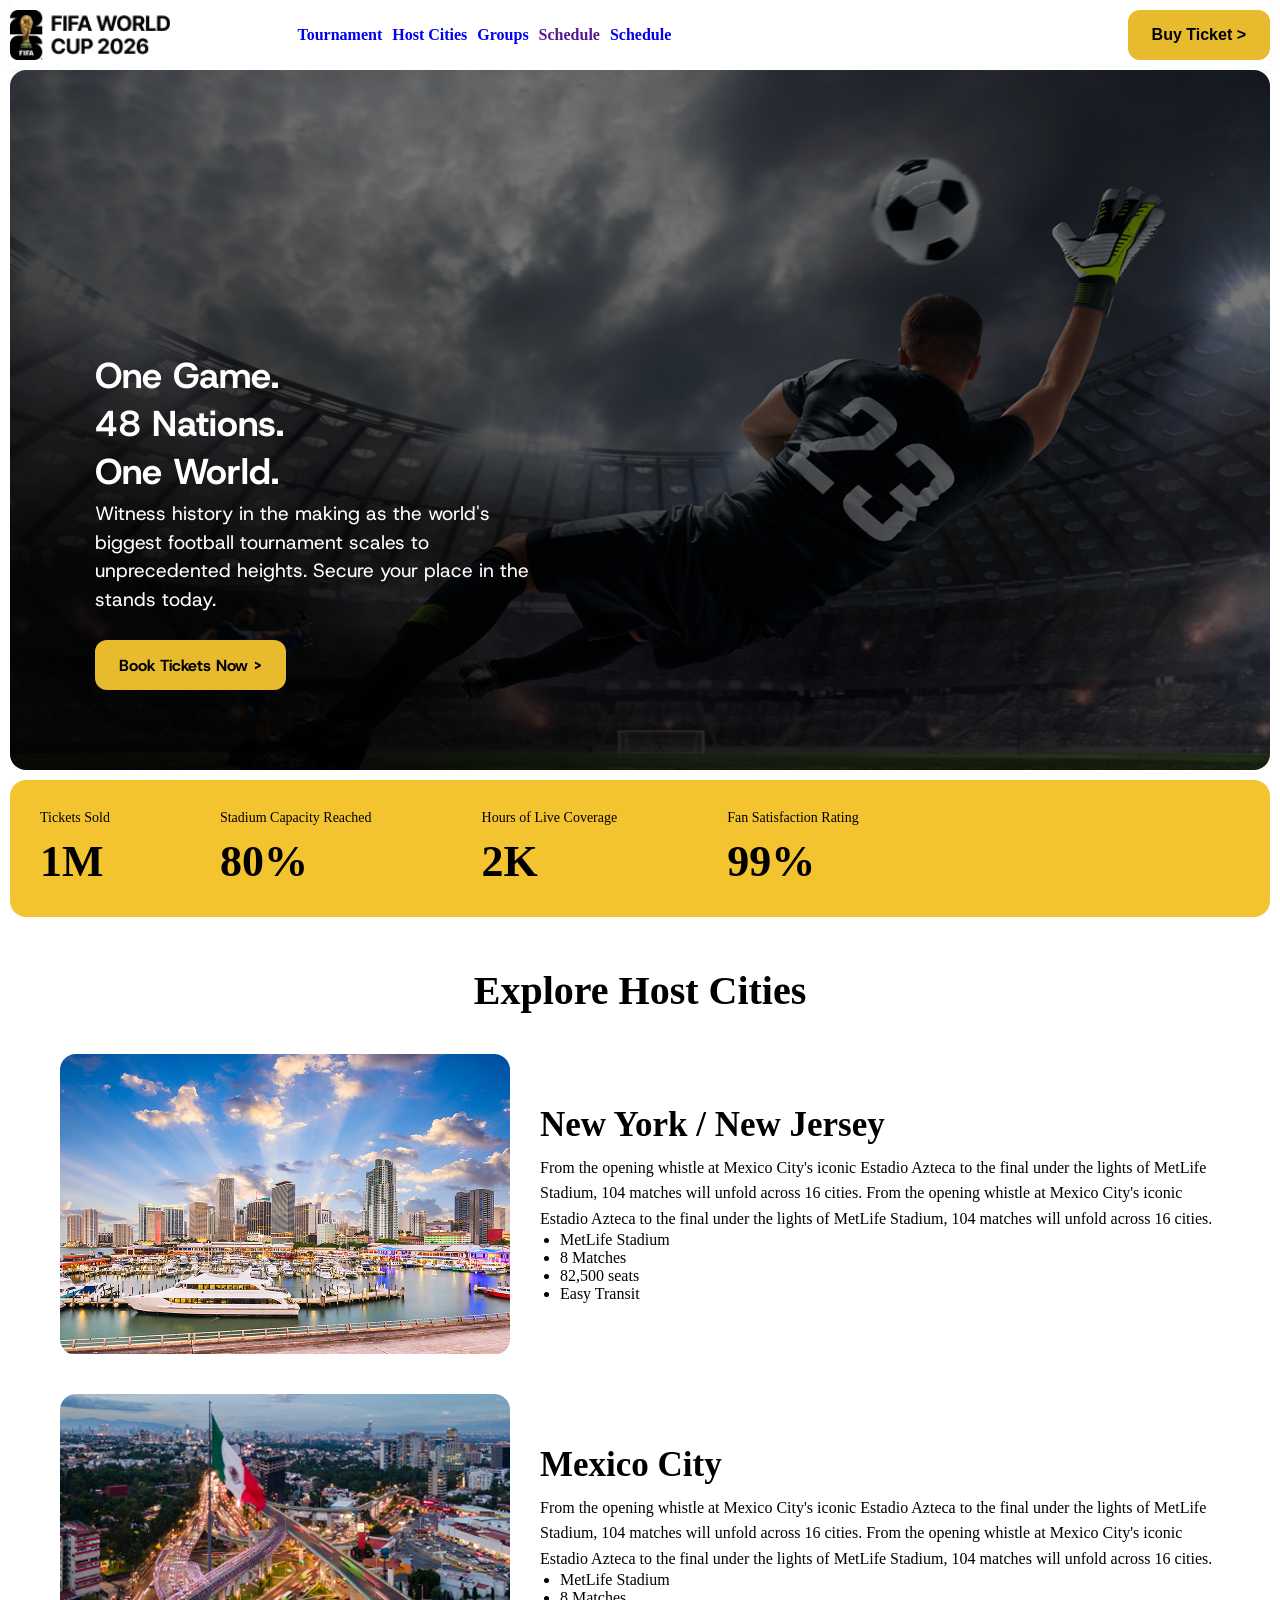
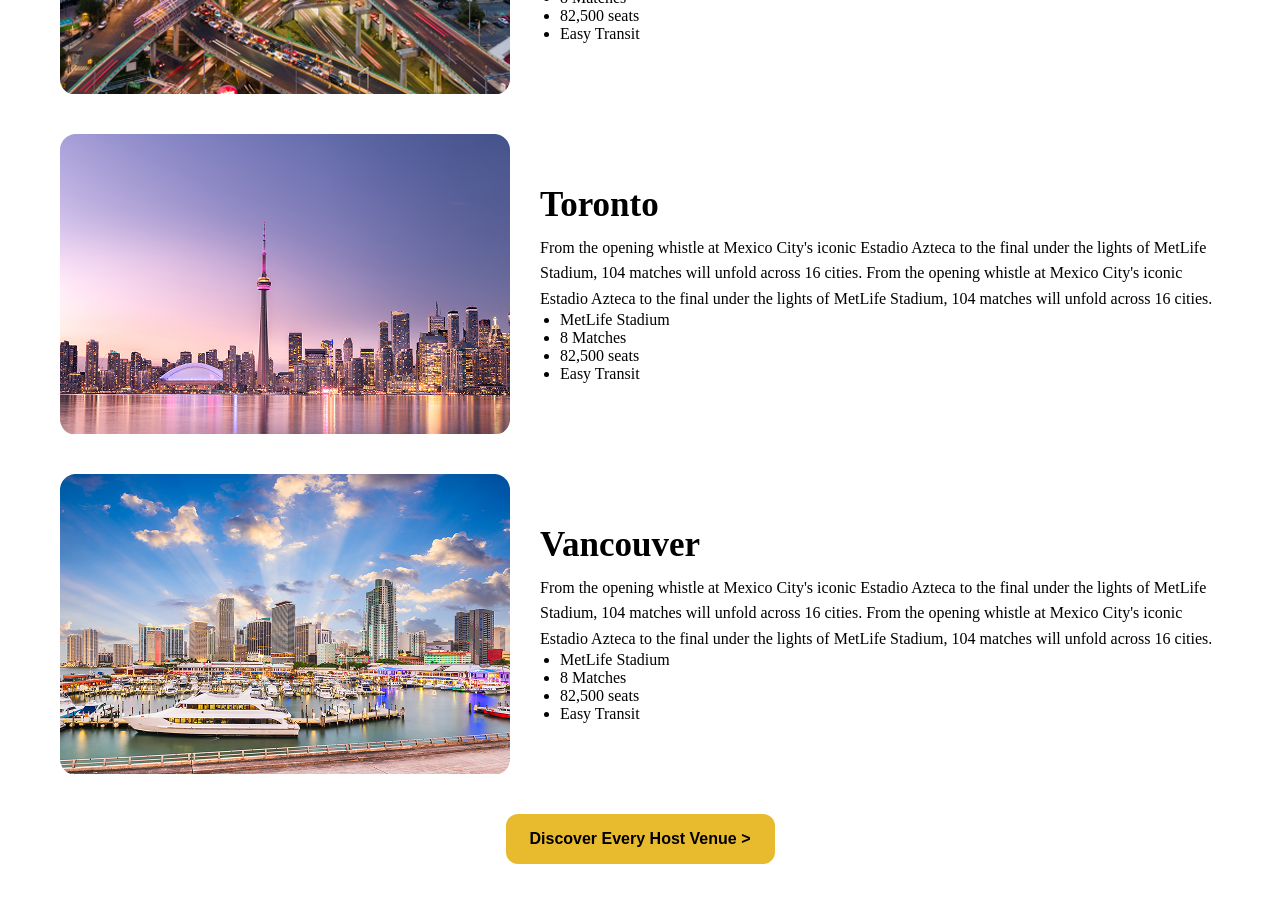
<file: index.html>
<!DOCTYPE html>
<html lang="en">

<head>
    <meta charset="UTF-8">
    <meta name="viewport" content="width=device-width, initial-scale=1.0">
    <title>FIFA World Cup Ticket</title>

    <!-- Google Font  -->
    <link rel="preconnect" href="https://fonts.googleapis.com">
    <link rel="preconnect" href="https://fonts.gstatic.com" crossorigin>
    <link
        href="https://fonts.googleapis.com/css2?family=Inter:ital,opsz,wght@0,14..32,100..900;1,14..32,100..900&family=Open+Sans:ital,wght@0,300..800;1,300..800&family=Oswald:wght@200..700&family=Roboto+Condensed:ital,wght@0,100..900;1,100..900&family=Roboto:ital,wght@0,100..900;1,100..900&display=swap"
        rel="stylesheet">
    <link rel="preconnect" href="https://fonts.googleapis.com">
    <link rel="preconnect" href="https://fonts.gstatic.com" crossorigin>
    <link
        href="https://fonts.googleapis.com/css2?family=Host+Grotesk:ital,wght@0,300..800;1,300..800&family=Inter:ital,opsz,wght@0,14..32,100..900;1,14..32,100..900&family=Open+Sans:ital,wght@0,300..800;1,300..800&family=Oswald:wght@200..700&family=Roboto+Condensed:ital,wght@0,100..900;1,100..900&family=Roboto:ital,wght@0,100..900;1,100..900&display=swap"
        rel="stylesheet">


    <link rel="stylesheet" href="./style.css">
</head>

<body>

    <header>
        <nav class="navbar">
            <img src="./Images/FIFA_nav_logo.png" alt="">
            <ul class="nav-link">
                <li><a href="#">Tournament</a> </li>
                <li> <a href="#">Host Cities</a> </li>
                <li><a href="#">Groups</a> </li>
                <li> <a href="">Schedule</a></li>
                <li> <a href="#">Schedule</a> </li>
                </li>
            </ul>
            <button class="common-btn">Buy Ticket ></button>
        </nav>
    </header>

    <main>

        <!-- this is the banner -->
        <section class="banner">
            <div class="banner-con">
                <div class="heading-tag">
                    <h1>One Game.</h1>
                    <h1>48 Nations.</h1>
                    <h1>One World.</h1>
                </div>
                <p>
                    Witness history in the making as the world's biggest football tournament
                    scales to unprecedented heights. Secure your place in the stands today.
                </p>
                <button class="common-btn">Book Tickets Now ></button>
            </div>
        </section>

        <!-- Details   -->
        <section class="details">
            <div class="details-info">
                <p>Tickets Sold</p>
                <h1>1M</h1>
            </div>
            <div class="details-info">
                <p>Stadium Capacity Reached</p>
                <h1>80%</h1>
            </div>
            <div class="details-info">
                <p>Hours of Live Coverage</p>
                <h1>2K</h1>
            </div>
            <div class="details-info">
                <p>Fan Satisfaction Rating</p>
                <h1>99%</h1>
            </div>
        </section>


        <!-- Host Cities -->
        <section class="host">
            <h1>Explore Host Cities</h1>

            <div class="cities">
                <img src="./Images/New_York.png" alt="New York">
                <div class="city-info">
                    <h2>New York / New Jersey</h2>
                    <p>From the opening whistle at Mexico City's iconic Estadio Azteca to the final under the lights of
                        MetLife Stadium, 104 matches will unfold across 16 cities. From the opening whistle at Mexico
                        City's iconic Estadio Azteca to the final under the lights of MetLife Stadium, 104 matches will
                        unfold across 16 cities.
                    </p>
                    <ul>
                        <li>MetLife Stadium</li>
                        <li>8 Matches</li>
                        <li>82,500 seats</li>
                        <li>Easy Transit</li>
                    </ul>
                </div>
            </div>

            <div class="cities">
                <img src="./Images/Mexico.png" alt="New York">
                <div class="city-info">
                    <h2>Mexico City</h2>
                    <p>From the opening whistle at Mexico City's iconic Estadio Azteca to the final under the lights of
                        MetLife Stadium, 104 matches will unfold across 16 cities. From the opening whistle at Mexico
                        City's iconic Estadio Azteca to the final under the lights of MetLife Stadium, 104 matches will
                        unfold across 16 cities.
                    </p>
                    <ul>
                        <li>MetLife Stadium</li>
                        <li>8 Matches</li>
                        <li>82,500 seats</li>
                        <li>Easy Transit</li>
                    </ul>
                </div>
            </div>

            <div class="cities">
                <img src="./Images/toronto.png" alt="New York">
                <div class="city-info">
                    <h2>Toronto</h2>
                    <p>From the opening whistle at Mexico City's iconic Estadio Azteca to the final under the lights of
                        MetLife Stadium, 104 matches will unfold across 16 cities. From the opening whistle at Mexico
                        City's iconic Estadio Azteca to the final under the lights of MetLife Stadium, 104 matches will
                        unfold across 16 cities.
                    </p>
                    <ul>
                        <li>MetLife Stadium</li>
                        <li>8 Matches</li>
                        <li>82,500 seats</li>
                        <li>Easy Transit</li>
                    </ul>
                </div>
            </div>

            <div class="cities">
                <img src="./Images/Vancouver.png" alt="New York">
                <div class="city-info">
                    <h2>Vancouver</h2>
                    <p>From the opening whistle at Mexico City's iconic Estadio Azteca to the final under the lights of
                        MetLife Stadium, 104 matches will unfold across 16 cities. From the opening whistle at Mexico
                        City's iconic Estadio Azteca to the final under the lights of MetLife Stadium, 104 matches will
                        unfold across 16 cities.
                    </p>
                    <ul>
                        <li>MetLife Stadium</li>
                        <li>8 Matches</li>
                        <li>82,500 seats</li>
                        <li>Easy Transit</li>
                    </ul>
                </div>
            </div>



            <button class="common-btn">Discover Every Host Venue ></button>

        </section>


    </main>



</body>

</html>
</file>
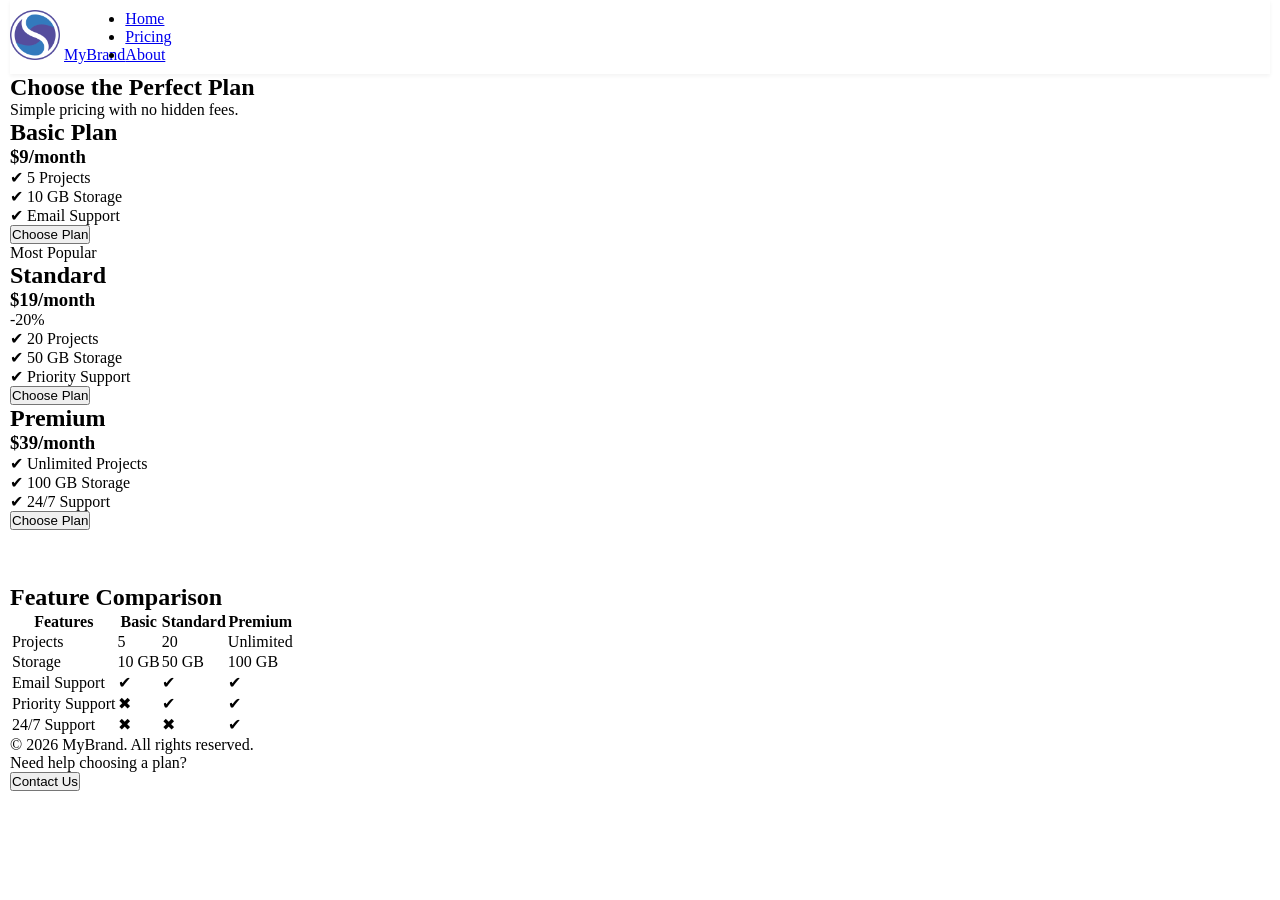
<file: index4.html>
<!DOCTYPE html>
<html lang="en">

<head>
    <meta charset="UTF-8">
    <meta name="viewport" content="width=device-width, initial-scale=1.0">
    <title>Pricing Page</title>

    <!-- Link CSS -->
    <link rel="stylesheet" href="style.css">
</head>

<body>

    <!-- Navbar -->
    <nav class="navbar">
        <!-- Logo -->
        <div class="logo">
            <img src="Images1/myBrand.png" alt="Mylogo">
            <a href="index4.html">MyBrand</a>
        </div>

        <!-- Navigation Links -->
        <ul class="nav-links">
            <li><a href="#">Home</a></li>
            <li><a href="#">Pricing</a></li>
            <li><a href="#">About</a></li>
            <!-- <li><a href="#">Contact</a></li> -->
        </ul>
    </nav>

    <!-- Hero Section -->
    <main class="main-container">
        <section class="hero">
            <h1>Choose the Perfect Plan</h1>
            <p>Simple pricing with no hidden fees.</p>
        </section>

        <!-- Pricing Section -->
        <section class="pricing">
            <!-- Card 1 -->
            <div class="card">
                <h2>Basic Plan</h2>
                <h3>$9/month</h3>
                <ul>
                    <li>✔ 5 Projects</li>
                    <li>✔ 10 GB Storage</li>
                    <li>✔ Email Support</li>
                </ul>
                <button class="btn">
                    Choose Plan
                </button>
            </div>

            <!-- Card 2 -->
            <div class="card card2">
                <span class="badge">Most Popular</span>
                <h2>Standard</h2>
                <h3>$19/month</h3>
                <span class="discount">-20%</span>

                <ul>
                    <li>✔ 20 Projects</li>
                    <li>✔ 50 GB Storage</li>
                    <li>✔ Priority Support</li>
                </ul>
                <button class="btn">
                    Choose Plan
                </button>
            </div>

            <!-- Card 3 -->
            <div class="card">
                <h2>Premium</h2>
                <h3>$39/month</h3>
                <ul>
                    <li>✔ Unlimited Projects</li>
                    <li>✔ 100 GB Storage</li>
                    <li>✔ 24/7 Support</li>
                </ul>
                <button class="btn">
                    Choose Plan
                </button>
            </div>




        </section>


        <br> <br> <br>
        <!-- Feature Comparison Table -->
        <section class="comparison">
            <h2>Feature Comparison</h2>
            <table>
                <thead>
                    <tr>
                        <th>Features</th>
                        <th>Basic</th>
                        <th>Standard</th>
                        <th>Premium</th>
                    </tr>
                </thead>

                <tbody>
                    <tr>
                        <td>Projects</td>
                        <td>5</td>
                        <td>20</td>
                        <td>Unlimited</td>
                    </tr>

                    <tr>
                        <td>Storage</td>
                        <td>10 GB</td>
                        <td>50 GB</td>
                        <td>100 GB</td>
                    </tr>

                    <tr>
                        <td>Email Support</td>
                        <td>✔</td>
                        <td>✔</td>
                        <td>✔</td>
                    </tr>

                    <tr>
                        <td>Priority Support</td>
                        <td>✖</td>
                        <td>✔</td>
                        <td>✔</td>
                    </tr>

                    <tr>
                        <td>24/7 Support</td>
                        <td>✖</td>
                        <td>✖</td>
                        <td>✔</td>
                    </tr>
                </tbody>
            </table>
        </section>

    </main>


    <!-- Footer -->
    <footer class="footer">
        <p>&copy; 2026 MyBrand. All rights reserved.</p>
    </footer>

    <!-- Sticky Contact Bar -->
    <div class="contact-bar">
        <p>Need help choosing a plan?</p>
        <button class="contact-btn">Contact Us</button>
    </div>




</body>

</html>
</file>
<file: style.css>
* {
  padding: 0;
  margin: 0;
  box-sizing: border-box;
}

body {
  /* font-family: "Open Sans", sans-serif; */
  width: 100%;
  padding: 0 10px;
}

.navbar {
  padding: 10px 0;
  display: flex;
  /* justify-content: space-between; */
  align-items: center;
  box-shadow: 0 2px 4px rgba(0, 0, 0, 0.05);
}
.nav-link {
  display: flex;
  justify-content: space-between;
  align-items: center;
  gap: 10px;
  list-style: none;
  margin-left: 10%;
  margin-right: auto;
}

.navbar img {
  height: 50px;
}

.nav-link li a {
  font-size: 16px;
  font-weight: 600;
  text-decoration: none;
}

.common-btn {
  background-color: #e8ba2e;
  padding: 0 24px;
  font-size: 1rem;
  font-weight: bold;
  border-radius: 12px;
  border: navajowhite;
  height: 50px;
  /* margin-left: 10px; */
}

.banner {
  color: white;
  background:
    linear-gradient(rgba(0, 0, 0, 0.5), rgba(0, 0, 0, 0.6)),
    url("./Images/Banner_background.png");
  height: 700px;
  width: 100%;
  background-size: cover;
  background-position: center;
  background-repeat: no-repeat;

  display: flex;
  align-items: flex-end;
  padding: 60px;
  box-sizing: border-box;
  border-radius: 16px;
}

.banner-con {
  width: 500px;
  padding: 0 10px;
  /* margin-bottom: 80px; */
}

.heading-tag {
  padding: 0 15px;
  font-size: 1.5rem;
  font-family: "Host Grotesk", sans-serif;
}

.banner-con p {
  font-size: 1.2rem;
  font-family: "Host Grotesk", sans-serif;
  padding: 5px 15px;
  line-height: 1.5;
}
.banner-con button {
  margin: 20px 15px;
  font-family: "Host Grotesk", sans-serif;
}

.details {
  background-color: #f4c430;
  margin: 10px 0;
  border-radius: 16px;
  /* height: 230px; */
  padding: 30px;
  display: flex;
  justify-content: last baseline;
  align-items: center;
  gap: 50px;
}

.details-info {
  margin-right: 5%;
}
.details-info p {
  font-size: 14px;
  margin-bottom: 10px;
}

.details-info h1 {
  font-size: 44px;
}

/* Host cities  */
.host {
  margin: 50px;
}

.host h1 {
  text-align: center;
  font-size: 40px;
  margin-bottom: 30px;
}

.cities {
  display: flex;
  align-items: center;
  gap: 30px;
  margin-top: 40px;
}

.cities img {
  width: 450px;
  height: 300px;
  object-fit: cover;
  object-position: center;
  border-radius: 12px;
  flex-shrink: 0;
}

.city-info {
  flex: 1;
}

.city-info h2 {
  font-size: 35px;
  margin-bottom: 10px;
}

.city-info p {
  line-height: 1.6;
}

.city-info ul {
  padding-left: 20px;
}

.host button {
  display: block;
  margin: 40px auto 0;
}
</file>
